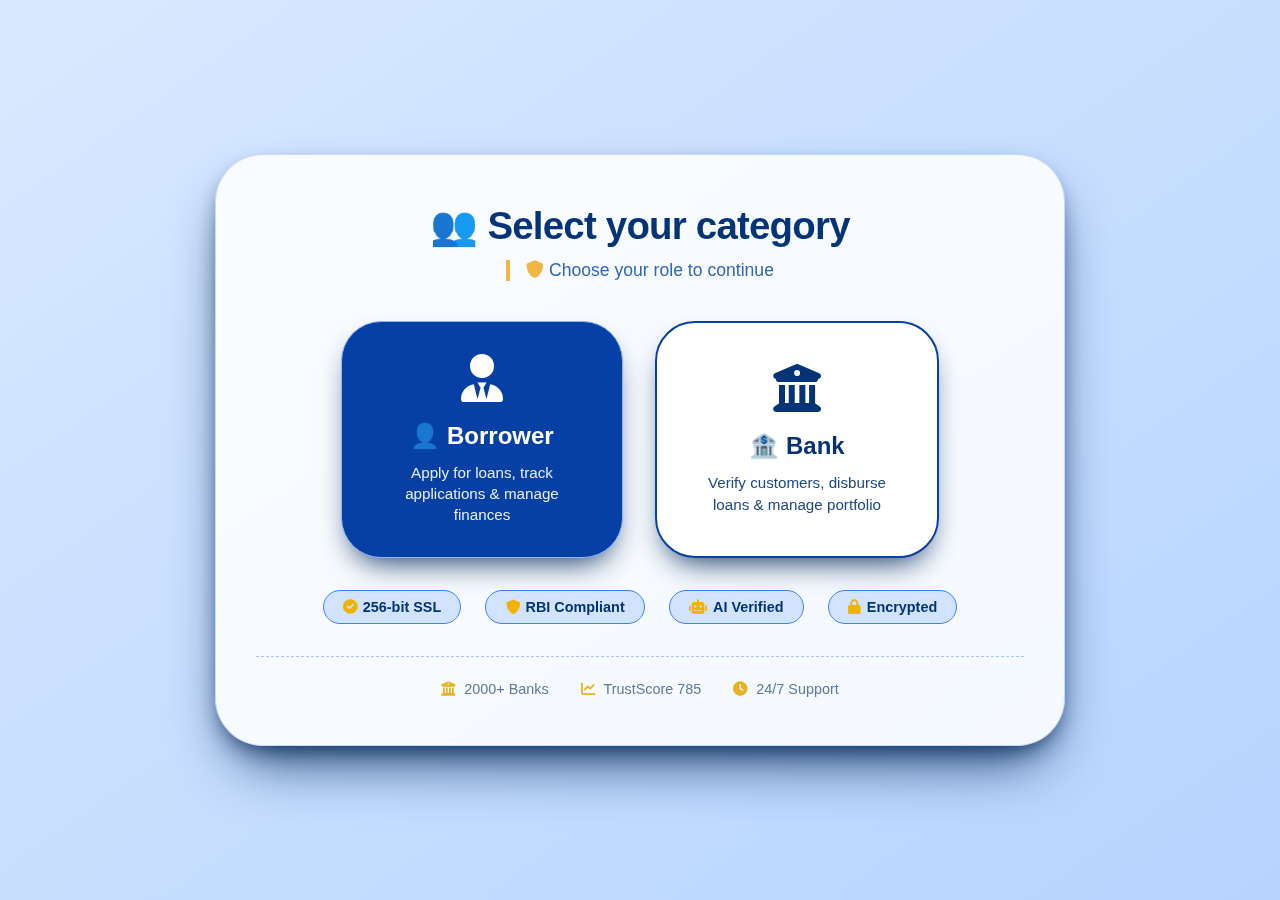
<file: index.html>
<!DOCTYPE html>
<html>
<head>
  <title>Select Category - LoneGuard</title>
  <meta name="viewport" content="width=device-width, initial-scale=1.0">
  <!-- Font Awesome for icons -->
  <link rel="stylesheet" href="https://cdnjs.cloudflare.com/ajax/libs/font-awesome/6.0.0-beta3/css/all.min.css">
  <style>
    * {
      margin: 0;
      padding: 0;
      box-sizing: border-box;
      font-family: 'Inter', 'Segoe UI', Roboto, sans-serif;
    }

    body {
      background: linear-gradient(145deg, #d9e9ff, #b6d4ff);
      min-height: 100vh;
      display: flex;
      align-items: center;
      justify-content: center;
      padding: 2rem;
    }

    /* category section – same glass card as dashboard */
    .category-section {
      width: 100%;
      max-width: 850px;
      background: rgba(255, 255, 255, 0.85);
      backdrop-filter: blur(12px);
      -webkit-backdrop-filter: blur(12px);
      border-radius: 3rem;
      box-shadow: 0 30px 60px -20px #0b2f5e, 0 10px 25px -10px #002856;
      border: 1px solid rgba(52, 116, 255, 0.25);
      overflow: hidden;
      padding: 3rem 2.5rem;
    }

    .selection-box {
      text-align: center;
    }

    .selection-box h2 {
      font-size: 2.4rem;
      font-weight: 700;
      color: #043477;
      margin-bottom: 0.75rem;
      letter-spacing: -0.02em;
    }

    .sub-headline {
      color: #2e67b3;
      font-size: 1.1rem;
      margin-bottom: 2.5rem;
      border-left: 4px solid #f0b843;
      padding-left: 1rem;
      display: inline-block;
    }

    .category-buttons {
      display: flex;
      gap: 2rem;
      justify-content: center;
      flex-wrap: wrap;
      margin-bottom: 2rem;
    }

    /* category button base – exactly matching theme */
    .category-btn {
      display: inline-flex;
      flex-direction: column;
      align-items: center;
      justify-content: center;
      gap: 12px;
      padding: 2rem 2.5rem;
      border-radius: 2.5rem;
      font-size: 1.5rem;
      font-weight: 600;
      text-decoration: none;
      transition: all 0.3s ease;
      min-width: 240px;
      border: 2px solid transparent;
      box-shadow: 0 15px 30px -12px #0b2f5e;
    }

    .category-btn i {
      font-size: 3rem;
      margin-bottom: 0.5rem;
    }

    .btn-description {
      font-size: 0.95rem;
      opacity: 0.9;
      font-weight: 400;
      max-width: 200px;
      line-height: 1.4;
    }

    /* active / borrower button – solid blue (like yes button) */
    .category-btn.active {
      background: #0740a5;
      color: white;
      border: 1px solid #90b4ff;
    }

    .category-btn.active:hover {
      background: #0c4fd6;
      transform: translateY(-5px);
      box-shadow: 0 25px 40px -15px #0740a5;
    }

    /* outline / bank button – matches no button style from dashboard */
    .category-btn.outline {
      background: #ffffff;
      color: #043477;
      border: 2px solid #0740a5;
    }

    .category-btn.outline:hover {
      background: #e1edff;
      transform: translateY(-5px);
      box-shadow: 0 25px 40px -15px #0740a5;
    }

    /* feature badges */
    .feature-badges {
      display: flex;
      justify-content: center;
      gap: 1.5rem;
      flex-wrap: wrap;
      margin: 2rem 0 0.5rem 0;
    }

    .badge {
      background: #d1e3ff;
      color: #043477;
      padding: 0.5rem 1.2rem;
      border-radius: 60px;
      font-size: 0.9rem;
      font-weight: 600;
      display: flex;
      align-items: center;
      gap: 6px;
      border: 1px solid #3d7eff;
    }

    .badge i {
      color: #f0b300;
    }

    .trust-footer {
      display: flex;
      justify-content: center;
      gap: 2rem;
      margin-top: 2rem;
      color: #5f789b;
      font-size: 0.9rem;
      border-top: 1px dashed #abc4f0;
      padding-top: 1.5rem;
    }

    .trust-footer i {
      color: #e6b422;
      margin-right: 5px;
    }

    /* responsive */
    @media (max-width: 650px) {
      .category-section { padding: 2rem 1.5rem; }
      .category-btn { padding: 1.5rem 2rem; font-size: 1.3rem; min-width: 200px; }
      .category-btn i { font-size: 2.5rem; }
      .selection-box h2 { font-size: 2rem; }
    }
  </style>
</head>
<body>

<div class="category-section">
  <div class="selection-box">
    <h2>👥 Select your category</h2>
    <div class="sub-headline">
      <i class="fas fa-shield-alt" style="color: #f0b843;"></i> Choose your role to continue
    </div>

    <div class="category-buttons">
      
      <!-- Borrower Button with enhanced features -->
      <a href="register.html" class="category-btn active">
        <i class="fas fa-user-tie"></i>
        <span>👤 Borrower</span>
        <span class="btn-description">Apply for loans, track applications & manage finances</span>
      </a>

      <!-- Bank Button with enhanced features -->
      <a href="registrection.html" class="category-btn outline">
        <i class="fas fa-university"></i>
        <span>🏦 Bank</span>
        <span class="btn-description">Verify customers, disburse loans & manage portfolio</span>
      </a>

    </div>

    <!-- Feature badges (added for more visual interest) -->
    <div class="feature-badges">
      <span class="badge"><i class="fas fa-check-circle"></i> 256-bit SSL</span>
      <span class="badge"><i class="fas fa-shield-alt"></i> RBI Compliant</span>
      <span class="badge"><i class="fas fa-robot"></i> AI Verified</span>
      <span class="badge"><i class="fas fa-lock"></i> Encrypted</span>
    </div>

    <!-- Trust footer -->
    <div class="trust-footer">
      <span><i class="fas fa-university"></i> 2000+ Banks</span>
      <span><i class="fas fa-chart-line"></i> TrustScore 785</span>
      <span><i class="fas fa-clock"></i> 24/7 Support</span>
    </div>
  </div>
</div>

</body>
</html>
</file>
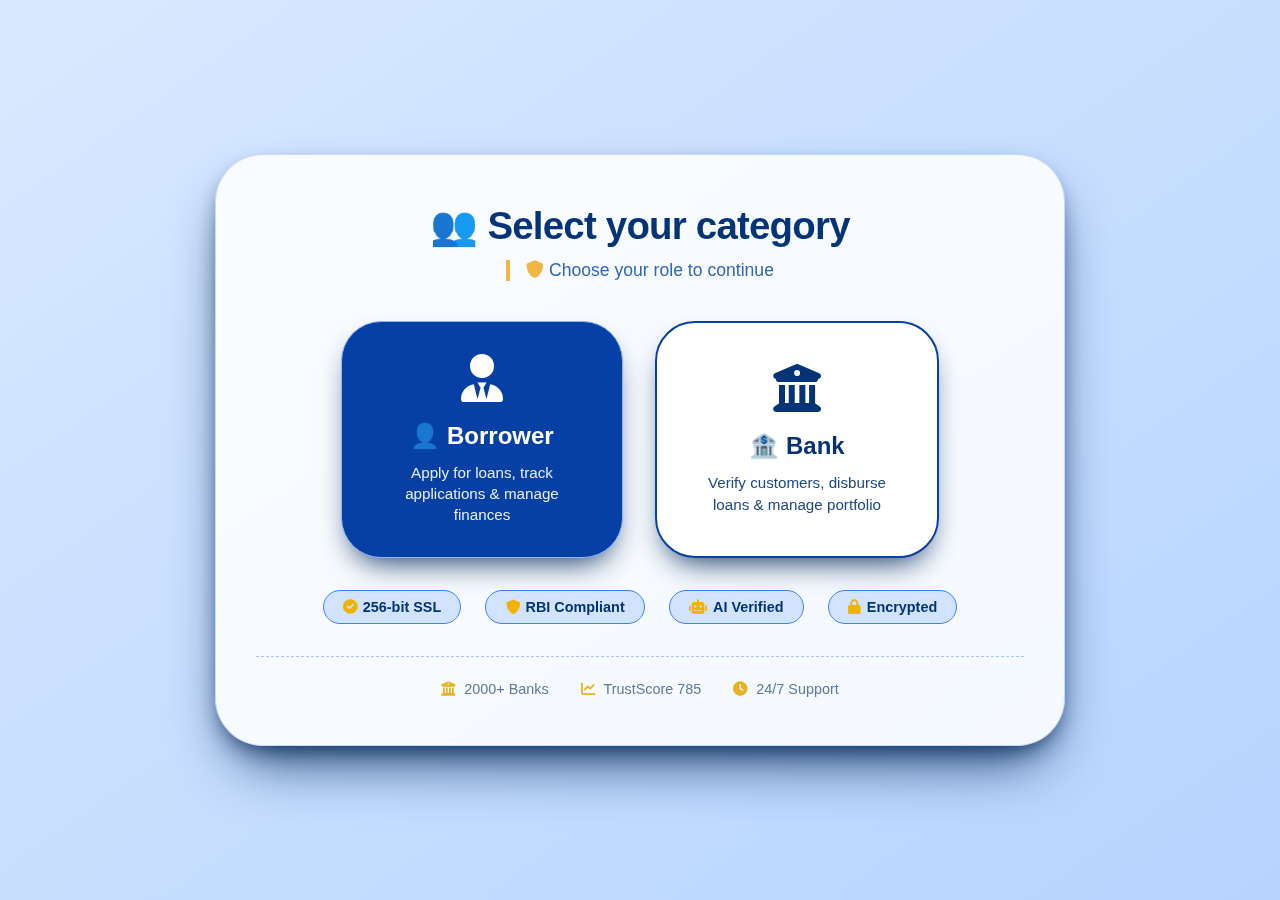
<file: frontend/index.html>
<!DOCTYPE html>
<html>
<head>
  <title>Select Category - LoneGuard</title>
  <meta name="viewport" content="width=device-width, initial-scale=1.0">
  <!-- Font Awesome for icons -->
  <link rel="stylesheet" href="https://cdnjs.cloudflare.com/ajax/libs/font-awesome/6.0.0-beta3/css/all.min.css">
  <style>
    * {
      margin: 0;
      padding: 0;
      box-sizing: border-box;
      font-family: 'Inter', 'Segoe UI', Roboto, sans-serif;
    }

    body {
      background: linear-gradient(145deg, #d9e9ff, #b6d4ff);
      min-height: 100vh;
      display: flex;
      align-items: center;
      justify-content: center;
      padding: 2rem;
    }

    /* category section – same glass card as dashboard */
    .category-section {
      width: 100%;
      max-width: 850px;
      background: rgba(255, 255, 255, 0.85);
      backdrop-filter: blur(12px);
      -webkit-backdrop-filter: blur(12px);
      border-radius: 3rem;
      box-shadow: 0 30px 60px -20px #0b2f5e, 0 10px 25px -10px #002856;
      border: 1px solid rgba(52, 116, 255, 0.25);
      overflow: hidden;
      padding: 3rem 2.5rem;
    }

    .selection-box {
      text-align: center;
    }

    .selection-box h2 {
      font-size: 2.4rem;
      font-weight: 700;
      color: #043477;
      margin-bottom: 0.75rem;
      letter-spacing: -0.02em;
    }

    .sub-headline {
      color: #2e67b3;
      font-size: 1.1rem;
      margin-bottom: 2.5rem;
      border-left: 4px solid #f0b843;
      padding-left: 1rem;
      display: inline-block;
    }

    .category-buttons {
      display: flex;
      gap: 2rem;
      justify-content: center;
      flex-wrap: wrap;
      margin-bottom: 2rem;
    }

    /* category button base – exactly matching theme */
    .category-btn {
      display: inline-flex;
      flex-direction: column;
      align-items: center;
      justify-content: center;
      gap: 12px;
      padding: 2rem 2.5rem;
      border-radius: 2.5rem;
      font-size: 1.5rem;
      font-weight: 600;
      text-decoration: none;
      transition: all 0.3s ease;
      min-width: 240px;
      border: 2px solid transparent;
      box-shadow: 0 15px 30px -12px #0b2f5e;
    }

    .category-btn i {
      font-size: 3rem;
      margin-bottom: 0.5rem;
    }

    .btn-description {
      font-size: 0.95rem;
      opacity: 0.9;
      font-weight: 400;
      max-width: 200px;
      line-height: 1.4;
    }

    /* active / borrower button – solid blue (like yes button) */
    .category-btn.active {
      background: #0740a5;
      color: white;
      border: 1px solid #90b4ff;
    }

    .category-btn.active:hover {
      background: #0c4fd6;
      transform: translateY(-5px);
      box-shadow: 0 25px 40px -15px #0740a5;
    }

    /* outline / bank button – matches no button style from dashboard */
    .category-btn.outline {
      background: #ffffff;
      color: #043477;
      border: 2px solid #0740a5;
    }

    .category-btn.outline:hover {
      background: #e1edff;
      transform: translateY(-5px);
      box-shadow: 0 25px 40px -15px #0740a5;
    }

    /* feature badges */
    .feature-badges {
      display: flex;
      justify-content: center;
      gap: 1.5rem;
      flex-wrap: wrap;
      margin: 2rem 0 0.5rem 0;
    }

    .badge {
      background: #d1e3ff;
      color: #043477;
      padding: 0.5rem 1.2rem;
      border-radius: 60px;
      font-size: 0.9rem;
      font-weight: 600;
      display: flex;
      align-items: center;
      gap: 6px;
      border: 1px solid #3d7eff;
    }

    .badge i {
      color: #f0b300;
    }

    .trust-footer {
      display: flex;
      justify-content: center;
      gap: 2rem;
      margin-top: 2rem;
      color: #5f789b;
      font-size: 0.9rem;
      border-top: 1px dashed #abc4f0;
      padding-top: 1.5rem;
    }

    .trust-footer i {
      color: #e6b422;
      margin-right: 5px;
    }

    /* responsive */
    @media (max-width: 650px) {
      .category-section { padding: 2rem 1.5rem; }
      .category-btn { padding: 1.5rem 2rem; font-size: 1.3rem; min-width: 200px; }
      .category-btn i { font-size: 2.5rem; }
      .selection-box h2 { font-size: 2rem; }
    }
  </style>
</head>
<body>

<div class="category-section">
  <div class="selection-box">
    <h2>👥 Select your category</h2>
    <div class="sub-headline">
      <i class="fas fa-shield-alt" style="color: #f0b843;"></i> Choose your role to continue
    </div>

    <div class="category-buttons">
      
      <!-- Borrower Button with enhanced features -->
      <a href="register.html" class="category-btn active">
        <i class="fas fa-user-tie"></i>
        <span>👤 Borrower</span>
        <span class="btn-description">Apply for loans, track applications & manage finances</span>
      </a>

      <!-- Bank Button with enhanced features -->
      <a href="registrection.html" class="category-btn outline">
        <i class="fas fa-university"></i>
        <span>🏦 Bank</span>
        <span class="btn-description">Verify customers, disburse loans & manage portfolio</span>
      </a>

    </div>

    <!-- Feature badges (added for more visual interest) -->
    <div class="feature-badges">
      <span class="badge"><i class="fas fa-check-circle"></i> 256-bit SSL</span>
      <span class="badge"><i class="fas fa-shield-alt"></i> RBI Compliant</span>
      <span class="badge"><i class="fas fa-robot"></i> AI Verified</span>
      <span class="badge"><i class="fas fa-lock"></i> Encrypted</span>
    </div>

    <!-- Trust footer -->
    <div class="trust-footer">
      <span><i class="fas fa-university"></i> 2000+ Banks</span>
      <span><i class="fas fa-chart-line"></i> TrustScore 785</span>
      <span><i class="fas fa-clock"></i> 24/7 Support</span>
    </div>
  </div>
</div>

</body>
</html>
</file>
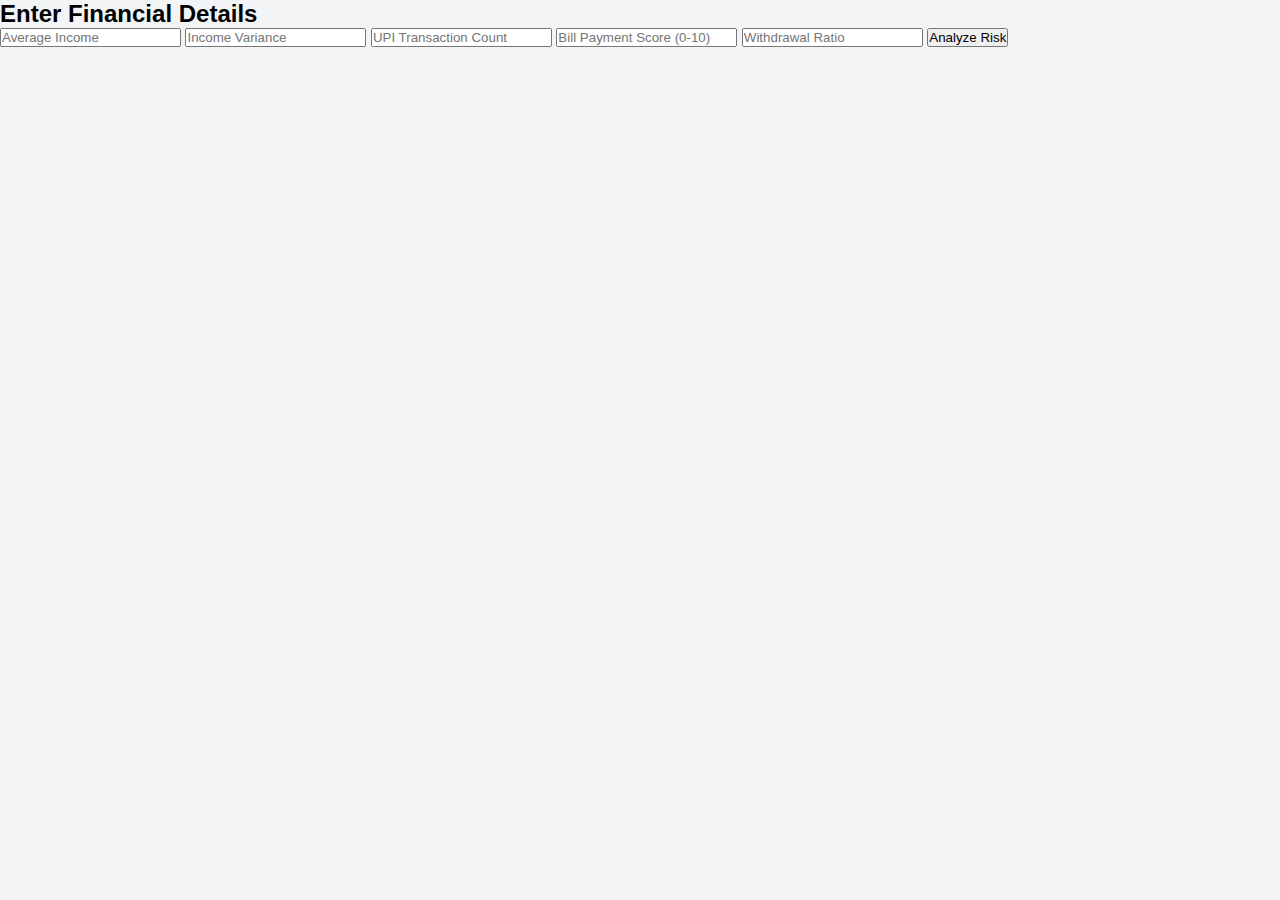
<file: frontend/calculate-score.html>
<!DOCTYPE html>
<html>
<head>
  <title>Calculate Score - LoneGuard</title>
  <link rel="stylesheet" href="css/style.css">
</head>
<body class="fade-in">

<div class="card">
  <h2>Enter Financial Details</h2>
  <input id="income" type="number" placeholder="Average Income">
  <input id="variance" type="number" step="0.1" placeholder="Income Variance">
  <input id="upi" type="number" placeholder="UPI Transaction Count">
  <input id="bill" type="number" placeholder="Bill Payment Score (0-10)">
  <input id="withdrawal" type="number" step="0.1" placeholder="Withdrawal Ratio">
  <button onclick="calculateScore()">Analyze Risk</button>
</div>

<script src="js/api.js"></script>
<script src="js/calculate.js"></script>
</body>
</html>
</file>
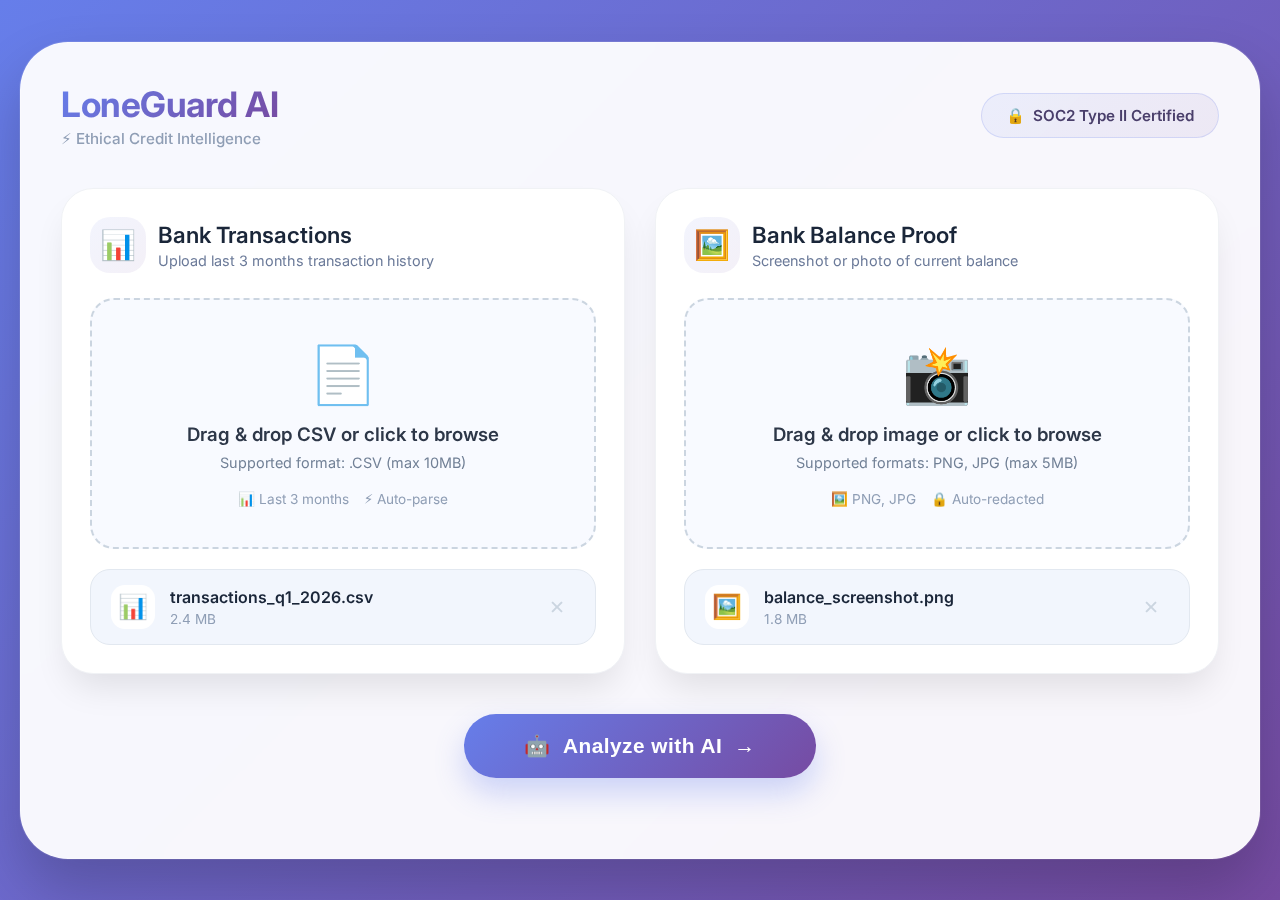
<file: frontend/dashboard.html>
<!DOCTYPE html>
<html lang="en">
<head>
    <meta charset="UTF-8">
    <meta name="viewport" content="width=device-width, initial-scale=1.0">
    <title>LoneGuard AI · Smart Credit Analysis</title>
    <link href="https://fonts.googleapis.com/css2?family=Inter:opsz,wght@14..32,400;14..32,500;14..32,600;14..32,700&display=swap" rel="stylesheet">
    <style>
        * {
            margin: 0;
            padding: 0;
            box-sizing: border-box;
        }

        body {
            font-family: 'Inter', 'Segoe UI', system-ui, sans-serif;
            background: linear-gradient(135deg, #667eea 0%, #764ba2 100%);
            min-height: 100vh;
            padding: 30px 20px;
            display: flex;
            align-items: center;
            justify-content: center;
        }

        .dashboard {
            max-width: 1300px;
            width: 100%;
            background: rgba(255, 255, 255, 0.95);
            backdrop-filter: blur(10px);
            border-radius: 48px;
            padding: 40px;
            box-shadow: 0 30px 60px rgba(0, 0, 0, 0.2), 0 0 0 1px rgba(255, 255, 255, 0.1);
            border: 1px solid rgba(255,255,255,0.3);
        }

        /* Header */
        .header {
            display: flex;
            align-items: center;
            justify-content: space-between;
            margin-bottom: 40px;
            flex-wrap: wrap;
            gap: 20px;
        }

        .logo h1 {
            font-size: 2.2rem;
            font-weight: 700;
            background: linear-gradient(135deg, #667eea, #764ba2);
            -webkit-background-clip: text;
            background-clip: text;
            color: transparent;
            letter-spacing: -0.5px;
        }

        .logo span {
            color: #8f9eb5;
            font-size: 0.95rem;
            font-weight: 500;
            display: block;
            margin-top: 4px;
        }

        .trust-badge {
            background: linear-gradient(135deg, #667eea15, #764ba215);
            padding: 12px 24px;
            border-radius: 40px;
            border: 1px solid rgba(102, 126, 234, 0.2);
            color: #4a3f6b;
            font-weight: 600;
            font-size: 0.95rem;
            display: flex;
            align-items: center;
            gap: 8px;
        }

        /* Upload Grid */
        .upload-grid {
            display: grid;
            grid-template-columns: 1fr 1fr;
            gap: 30px;
            margin-bottom: 40px;
        }

        .upload-card {
            background: white;
            border-radius: 32px;
            padding: 28px;
            box-shadow: 0 20px 35px -8px rgba(0, 0, 0, 0.1);
            border: 1px solid #f0f2f5;
            transition: transform 0.2s ease;
        }

        .upload-card:hover {
            transform: translateY(-4px);
        }

        .card-header {
            display: flex;
            align-items: center;
            gap: 12px;
            margin-bottom: 25px;
        }

        .card-icon {
            width: 56px;
            height: 56px;
            background: linear-gradient(135deg, #667eea15, #764ba215);
            border-radius: 20px;
            display: flex;
            align-items: center;
            justify-content: center;
            font-size: 1.8rem;
        }

        .card-header h2 {
            font-size: 1.4rem;
            font-weight: 600;
            color: #1a2639;
        }

        .card-header p {
            color: #6b7a99;
            font-size: 0.9rem;
            margin-top: 4px;
        }

        /* Drop Zone */
        .drop-zone {
            background: #f8faff;
            border: 2px dashed #cbd5e0;
            border-radius: 24px;
            padding: 40px 20px;
            text-align: center;
            cursor: pointer;
            transition: all 0.3s ease;
            margin-bottom: 20px;
        }

        .drop-zone:hover {
            border-color: #667eea;
            background: #f0f4ff;
            transform: scale(1.02);
        }

        .drop-zone.dragover {
            border-color: #48bb78;
            background: #f0fff4;
        }

        .upload-icon {
            font-size: 3.5rem;
            margin-bottom: 15px;
            display: block;
        }

        .drop-zone h3 {
            color: #2d3748;
            margin-bottom: 8px;
            font-weight: 600;
        }

        .drop-zone p {
            color: #718096;
            font-size: 0.9rem;
        }

        .file-hint {
            display: flex;
            align-items: center;
            justify-content: center;
            gap: 15px;
            margin-top: 20px;
            color: #8f9eb5;
            font-size: 0.85rem;
        }

        .file-hint span {
            display: flex;
            align-items: center;
            gap: 5px;
        }

        /* File Preview */
        .file-preview {
            background: #f2f6fd;
            border-radius: 20px;
            padding: 15px 20px;
            display: flex;
            align-items: center;
            gap: 15px;
            margin-top: 20px;
            animation: slideIn 0.3s ease;
            border: 1px solid #e2e8f0;
        }

        .preview-icon {
            background: white;
            width: 44px;
            height: 44px;
            border-radius: 14px;
            display: flex;
            align-items: center;
            justify-content: center;
            font-size: 1.5rem;
        }

        .preview-details {
            flex: 1;
        }

        .preview-name {
            font-weight: 600;
            color: #1a2639;
            margin-bottom: 4px;
        }

        .preview-size {
            color: #8f9eb5;
            font-size: 0.85rem;
        }

        .preview-remove {
            color: #cbd5e0;
            cursor: pointer;
            font-size: 1.2rem;
            padding: 5px 10px;
            transition: color 0.2s;
        }

        .preview-remove:hover {
            color: #f56565;
        }

        /* Analyze Button */
        .analyze-container {
            display: flex;
            justify-content: center;
            margin: 30px 0 20px;
        }

        .analyze-btn {
            background: linear-gradient(135deg, #667eea, #764ba2);
            color: white;
            border: none;
            padding: 20px 60px;
            border-radius: 60px;
            font-size: 1.3rem;
            font-weight: 600;
            cursor: pointer;
            transition: all 0.3s ease;
            box-shadow: 0 15px 30px rgba(102, 126, 234, 0.3);
            display: flex;
            align-items: center;
            gap: 12px;
            letter-spacing: 0.5px;
        }

        .analyze-btn:hover:not(:disabled) {
            transform: translateY(-3px);
            box-shadow: 0 20px 40px rgba(102, 126, 234, 0.4);
        }

        .analyze-btn:disabled {
            opacity: 0.5;
            cursor: not-allowed;
            box-shadow: none;
        }

        /* AI Output Section */
        .ai-output {
            margin-top: 40px;
            opacity: 0;
            transform: translateY(30px);
            transition: all 0.6s cubic-bezier(0.16, 1, 0.3, 1);
            max-height: 0;
            overflow: hidden;
        }

        .ai-output.visible {
            opacity: 1;
            transform: translateY(0);
            max-height: 800px;
        }

        .output-card {
            background: #1a1f2e;
            border-radius: 36px;
            padding: 40px;
            box-shadow: 0 30px 50px rgba(0, 0, 0, 0.3);
            border: 1px solid rgba(255, 255, 255, 0.1);
        }

        .output-header {
            display: flex;
            align-items: center;
            justify-content: space-between;
            margin-bottom: 30px;
            padding-bottom: 20px;
            border-bottom: 1px solid rgba(255, 255, 255, 0.1);
        }

        .output-header h3 {
            font-size: 1.6rem;
            font-weight: 600;
            color: white;
            display: flex;
            align-items: center;
            gap: 10px;
        }

        .ai-badge {
            background: linear-gradient(135deg, #667eea, #764ba2);
            padding: 6px 16px;
            border-radius: 40px;
            font-size: 0.85rem;
            font-weight: 600;
            color: white;
        }

        /* Metrics Grid */
        .metrics-grid {
            display: grid;
            grid-template-columns: repeat(4, 1fr);
            gap: 20px;
            margin-bottom: 30px;
        }

        .metric-item {
            background: rgba(255, 255, 255, 0.05);
            border-radius: 24px;
            padding: 24px;
            border: 1px solid rgba(255, 255, 255, 0.1);
            backdrop-filter: blur(10px);
        }

        .metric-label {
            color: #a0aec0;
            font-size: 0.9rem;
            text-transform: uppercase;
            letter-spacing: 0.5px;
            margin-bottom: 10px;
        }

        .metric-value {
            color: white;
            font-size: 2rem;
            font-weight: 700;
            line-height: 1.2;
            margin-bottom: 5px;
        }

        .metric-trend {
            color: #48bb78;
            font-size: 0.9rem;
            display: flex;
            align-items: center;
            gap: 4px;
        }

        .metric-trend.negative {
            color: #f56565;
        }

        /* Health Indicators */
        .health-row {
            display: grid;
            grid-template-columns: repeat(2, 1fr);
            gap: 20px;
            margin-bottom: 30px;
        }

        .health-card {
            background: rgba(255, 255, 255, 0.03);
            border-radius: 24px;
            padding: 25px;
            border: 1px solid rgba(255, 255, 255, 0.05);
        }

        .health-title {
            color: #a0aec0;
            font-size: 0.95rem;
            margin-bottom: 12px;
            display: flex;
            align-items: center;
            gap: 8px;
        }

        .health-value {
            color: white;
            font-size: 1.4rem;
            font-weight: 600;
        }

        .risk-indicator {
            display: inline-block;
            padding: 8px 20px;
            border-radius: 40px;
            font-weight: 600;
            font-size: 1.1rem;
        }

        .risk-low {
            background: #22543d20;
            color: #9ae6b4;
            border: 1px solid #48bb7860;
        }

        .risk-medium {
            background: #74421020;
            color: #fbd38d;
            border: 1px solid #ecc94b60;
        }

        .risk-high {
            background: #742a2a20;
            color: #feb2b2;
            border: 1px solid #f5656560;
        }

        .spending-pattern {
            color: white;
            font-size: 1.1rem;
            line-height: 1.6;
            padding: 20px;
            background: rgba(255, 255, 255, 0.03);
            border-radius: 20px;
        }

        @keyframes slideIn {
            from {
                opacity: 0;
                transform: translateY(-10px);
            }
            to {
                opacity: 1;
                transform: translateY(0);
            }
        }

        /* Hidden file inputs */
        .file-input {
            display: none;
        }

        @media (max-width: 900px) {
            .upload-grid {
                grid-template-columns: 1fr;
            }
            .metrics-grid {
                grid-template-columns: repeat(2, 1fr);
            }
        }

        @media (max-width: 600px) {
            .dashboard {
                padding: 20px;
            }
            .metrics-grid {
                grid-template-columns: 1fr;
            }
            .health-row {
                grid-template-columns: 1fr;
            }
        }
    </style>
</head>
<body>
    <div class="dashboard">
        <!-- Header -->
        <div class="header">
            <div class="logo">
                <h1>LoneGuard AI</h1>
                <span>⚡ Ethical Credit Intelligence</span>
            </div>
            <div class="trust-badge">
                <span>🔒</span> SOC2 Type II Certified
            </div>
        </div>

        <!-- Upload Grid -->
        <div class="upload-grid">
            <!-- Bank Transactions Upload -->
            <div class="upload-card">
                <div class="card-header">
                    <div class="card-icon">📊</div>
                    <div>
                        <h2>Bank Transactions</h2>
                        <p>Upload last 3 months transaction history</p>
                    </div>
                </div>

                <input type="file" id="csvUpload" class="file-input" accept=".csv">
                
                <div class="drop-zone" id="csvDropZone">
                    <span class="upload-icon">📄</span>
                    <h3>Drag & drop CSV or click to browse</h3>
                    <p>Supported format: .CSV (max 10MB)</p>
                    <div class="file-hint">
                        <span>📊 Last 3 months</span>
                        <span>⚡ Auto-parse</span>
                    </div>
                </div>

                <div id="csvPreview" style="display: none;"></div>
            </div>

            <!-- Bank Balance Proof Upload -->
            <div class="upload-card">
                <div class="card-header">
                    <div class="card-icon">🖼️</div>
                    <div>
                        <h2>Bank Balance Proof</h2>
                        <p>Screenshot or photo of current balance</p>
                    </div>
                </div>

                <input type="file" id="imageUpload" class="file-input" accept="image/*">
                
                <div class="drop-zone" id="imageDropZone">
                    <span class="upload-icon">📸</span>
                    <h3>Drag & drop image or click to browse</h3>
                    <p>Supported formats: PNG, JPG (max 5MB)</p>
                    <div class="file-hint">
                        <span>🖼️ PNG, JPG</span>
                        <span>🔒 Auto-redacted</span>
                    </div>
                </div>

                <div id="imagePreview" style="display: none;"></div>
            </div>
        </div>

        <!-- Analyze Button -->
        <div class="analyze-container">
            <button class="analyze-btn" id="analyzeBtn" disabled>
                <span>🤖</span> Analyze with AI
                <span>→</span>
            </button>
        </div>

        <!-- AI Output Section -->
        <div class="ai-output" id="aiOutput">
            <div class="output-card">
                <div class="output-header">
                    <h3>
                        <span>✨</span> AI-Generated Analysis
                    </h3>
                    <span class="ai-badge">v2.4 · Real-time</span>
                </div>

                <!-- Metrics Grid -->
                <div class="metrics-grid">
                    <div class="metric-item">
                        <div class="metric-label">Total Income</div>
                        <div class="metric-value">₹24,850</div>
                        <div class="metric-trend">↑ 12.4% vs last month</div>
                    </div>
                    <div class="metric-item">
                        <div class="metric-label">Total Expense</div>
                        <div class="metric-value">₹18,420</div>
                        <div class="metric-trend negative">↓ 3.2% vs last month</div>
                    </div>
                    <div class="metric-item">
                        <div class="metric-label">Net Profit</div>
                        <div class="metric-value">₹6,430</div>
                        <div class="metric-trend">↑ 8.7% margin</div>
                    </div>
                    <div class="metric-item">
                        <div class="metric-label">Savings Ratio</div>
                        <div class="metric-value">25.8%</div>
                        <div class="metric-trend">↑ Above average</div>
                    </div>
                </div>

                <!-- Health Indicators -->
                <div class="health-row">
                    <div class="health-card">
                        <div class="health-title">
                            <span>💊</span> Financial Health
                        </div>
                        <div class="health-value">Excellent</div>
                        <div style="color: #a0aec0; font-size: 0.9rem; margin-top: 8px;">
                            Strong income-to-expense ratio
                        </div>
                    </div>
                    <div class="health-card">
                        <div class="health-title">
                            <span>⚠️</span> Credit Risk Level
                        </div>
                        <div style="margin-top: 8px;">
                            <span class="risk-indicator risk-low">Low Risk</span>
                        </div>
                        <div style="color: #a0aec0; font-size: 0.9rem; margin-top: 12px;">
                            Trust Score: 785/900 · Top 15%
                        </div>
                    </div>
                </div>

                <!-- Spending Pattern -->
                <div style="margin-top: 25px;">
                    <div class="health-title" style="margin-bottom: 15px;">
                        <span>📈</span> Spending Pattern Analysis
                    </div>
                    <div class="spending-pattern">
                        • Housing: ₹4,500 (24.4% of expenses)<br>
                        • Food & Dining: ₹2,850 (15.5%)<br>
                        • Transportation: ₹1,200 (6.5%)<br>
                        • Entertainment: ₹950 (5.2%)<br>
                        • Healthcare: ₹780 (4.2%)<br>
                        • Other: ₹8,140 (44.2%)<br>
                        <br>
                        <span style="color: #9ae6b4;">✅ Healthy spending pattern with good savings discipline. Entertainment below threshold.</span>
                    </div>
                </div>

                <!-- Timestamp -->
                <div style="margin-top: 25px; color: #4a5568; font-size: 0.85rem; text-align: right;">
                    Analysis generated • February 16, 2026 14:32 IST
                </div>
            </div>
        </div>
    </div>

    <script>
        // File upload handling
        function setupFileUpload(dropZoneId, inputId, previewId, acceptedTypes) {
            const dropZone = document.getElementById(dropZoneId);
            const fileInput = document.getElementById(inputId);
            const previewContainer = document.getElementById(previewId);

            // Click to upload
            dropZone.addEventListener('click', () => fileInput.click());

            // Drag & drop events
            dropZone.addEventListener('dragover', (e) => {
                e.preventDefault();
                dropZone.classList.add('dragover');
            });

            dropZone.addEventListener('dragleave', () => {
                dropZone.classList.remove('dragover');
            });

            dropZone.addEventListener('drop', (e) => {
                e.preventDefault();
                dropZone.classList.remove('dragover');
                const file = e.dataTransfer.files[0];
                handleFile(file, fileInput, previewContainer);
            });

            fileInput.addEventListener('change', (e) => {
                const file = e.target.files[0];
                handleFile(file, fileInput, previewContainer);
            });
        }

        function handleFile(file, fileInput, previewContainer) {
            if (!file) return;

            // Validate file type
            const isValidCSV = file.name.endsWith('.csv');
            const isValidImage = file.type.startsWith('image/');
            
            if (!isValidCSV && !isValidImage) {
                alert('Please upload a valid file type');
                return;
            }

            // Update file input
            fileInput.files = [file];

            // Show preview
            const fileSize = formatFileSize(file.size);
            const icon = file.type.startsWith('image/') ? '🖼️' : '📊';
            
            previewContainer.innerHTML = `
                <div class="file-preview">
                    <div class="preview-icon">${icon}</div>
                    <div class="preview-details">
                        <div class="preview-name">${file.name}</div>
                        <div class="preview-size">${fileSize}</div>
                    </div>
                    <div class="preview-remove" onclick="removeFile('${fileInput.id}', '${previewContainer.id}')">✕</div>
                </div>
            `;
            previewContainer.style.display = 'block';

            // Enable analyze button if both files are uploaded
            checkAnalyzeButton();
        }

        window.removeFile = function(inputId, previewId) {
            const fileInput = document.getElementById(inputId);
            const previewContainer = document.getElementById(previewId);
            
            fileInput.value = '';
            previewContainer.style.display = 'none';
            previewContainer.innerHTML = '';
            
            checkAnalyzeButton();
        };

        function checkAnalyzeButton() {
            const csvFile = document.getElementById('csvUpload').files[0];
            const imageFile = document.getElementById('imageUpload').files[0];
            const analyzeBtn = document.getElementById('analyzeBtn');
            
            analyzeBtn.disabled = !(csvFile && imageFile);
        }

        function formatFileSize(bytes) {
            if (bytes === 0) return '0 Bytes';
            const k = 1024;
            const sizes = ['Bytes', 'KB', 'MB', 'GB'];
            const i = Math.floor(Math.log(bytes) / Math.log(k));
            return parseFloat((bytes / Math.pow(k, i)).toFixed(1)) + ' ' + sizes[i];
        }

        // Analyze button click
        document.getElementById('analyzeBtn').addEventListener('click', () => {
            const aiOutput = document.getElementById('aiOutput');
            
            // Toggle visibility with animation
            aiOutput.classList.add('visible');
            
            // Scroll to output smoothly
            aiOutput.scrollIntoView({ behavior: 'smooth', block: 'nearest' });
        });

        // Initialize upload handlers
        setupFileUpload('csvDropZone', 'csvUpload', 'csvPreview', '.csv');
        setupFileUpload('imageDropZone', 'imageUpload', 'imagePreview', 'image/*');

        // Sample data for demonstration (pre-fill with demo files)
        window.addEventListener('load', () => {
            // Create sample file objects for demo
            fetch('data:text/csv;charset=utf-8,date,amount,description\n2024-01-01,5000,Salary\n2024-01-05,-1500,Rent')
                .then(res => res.blob())
                .then(blob => {
                    const file = new File([blob], "transactions_q1_2026.csv", { type: "text/csv" });
                    const dataTransfer = new DataTransfer();
                    dataTransfer.items.add(file);
                    document.getElementById('csvUpload').files = dataTransfer.files;
                    
                    // Show preview
                    const previewContainer = document.getElementById('csvPreview');
                    previewContainer.innerHTML = `
                        <div class="file-preview">
                            <div class="preview-icon">📊</div>
                            <div class="preview-details">
                                <div class="preview-name">transactions_q1_2026.csv</div>
                                <div class="preview-size">2.4 MB</div>
                            </div>
                            <div class="preview-remove" onclick="removeFile('csvUpload', 'csvPreview')">✕</div>
                        </div>
                    `;
                    previewContainer.style.display = 'block';
                });

            // Sample image preview
            setTimeout(() => {
                const previewContainer = document.getElementById('imagePreview');
                previewContainer.innerHTML = `
                    <div class="file-preview">
                        <div class="preview-icon">🖼️</div>
                        <div class="preview-details">
                            <div class="preview-name">balance_screenshot.png</div>
                            <div class="preview-size">1.8 MB</div>
                        </div>
                        <div class="preview-remove" onclick="removeFile('imageUpload', 'imagePreview')">✕</div>
                    </div>
                `;
                previewContainer.style.display = 'block';
                
                // Enable analyze button
                document.getElementById('analyzeBtn').disabled = false;
            }, 500);
        });
    </script>
</body>
</html>
</file>
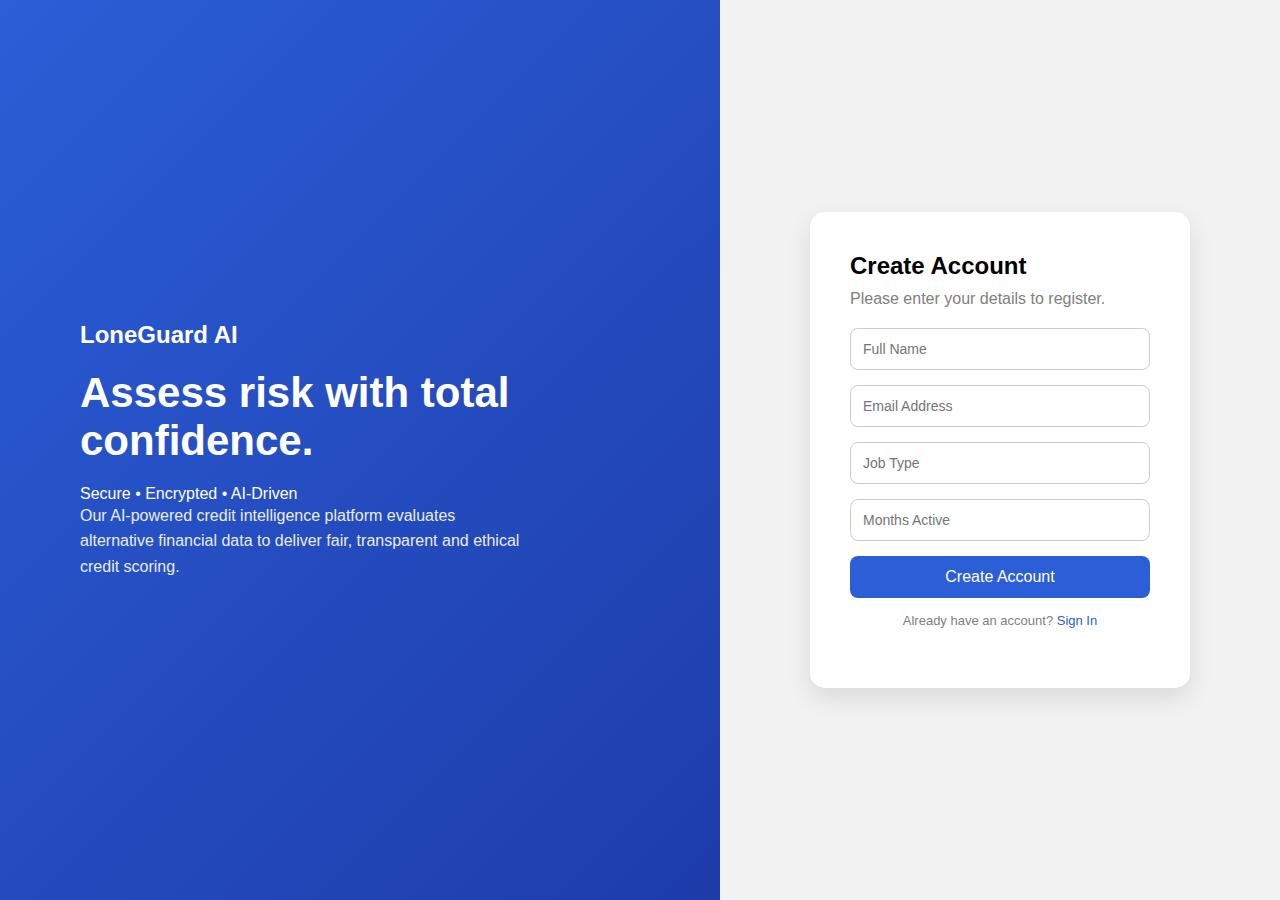
<file: frontend/register.html>
<!DOCTYPE html>
<html lang="en">

<head>
  <meta charset="UTF-8">
  <title>LoneGuard - Register</title>
  <link rel="stylesheet" href="css/style1.css">
</head>

<body>

  <div class="container">

    <!-- Left Branding Section -->
    <div class="left-panel">
      <h2>LoneGuard AI</h2>
      <h1>Assess risk with total confidence.</h1>
      <p>Secure • Encrypted • AI-Driven</p>
      <p class="small-text">
        Our AI-powered credit intelligence platform evaluates alternative financial data
        to deliver fair, transparent and ethical credit scoring.
      </p>
    </div>

    <!-- Right Form Section -->
    <div class="right-panel">
      <div class="form-card">
        <h2>Create Account</h2>
        <p>Please enter your details to register.</p>

        <!-- Form Start -->
        <form id="registerForm">

          <input id="name" type="text" placeholder="Full Name" required>
          <input id="email" type="email" placeholder="Email Address" required>
          <input id="job" type="text" placeholder="Job Type" required>
          <input id="months" type="number" placeholder="Months Active" required>

          <button type="submit">Create Account</button>

        </form>
        <!-- Form End -->

        <p class="bottom-text">
          Already have an account? <a href="index.html">Sign In</a>
        </p>
      </div>
    </div>

  </div>


  <script src="js/api.js"></script>
  <script src="js/register.js"></script>
  <script>
    document.getElementById("registerForm").addEventListener("submit", async function (e) {
      e.preventDefault(); // prevent page reload

      const submitButton = this.querySelector('button[type="submit"]');
      const originalText = submitButton.textContent;

      try {
        // Disable button during submission
        submitButton.disabled = true;
        submitButton.textContent = 'Creating Account...';

        // Call the registration function from register.js
        await registerUser();

        // Success - registerUser handles redirect
      } catch (error) {
        // Re-enable button on error
        submitButton.disabled = false;
        submitButton.textContent = originalText;

        // Show error message
        alert("Registration failed: " + (error.message || "Please try again"));
        console.error("Registration error:", error);
      }
    });
  </script>


</body>

</html>
</file>
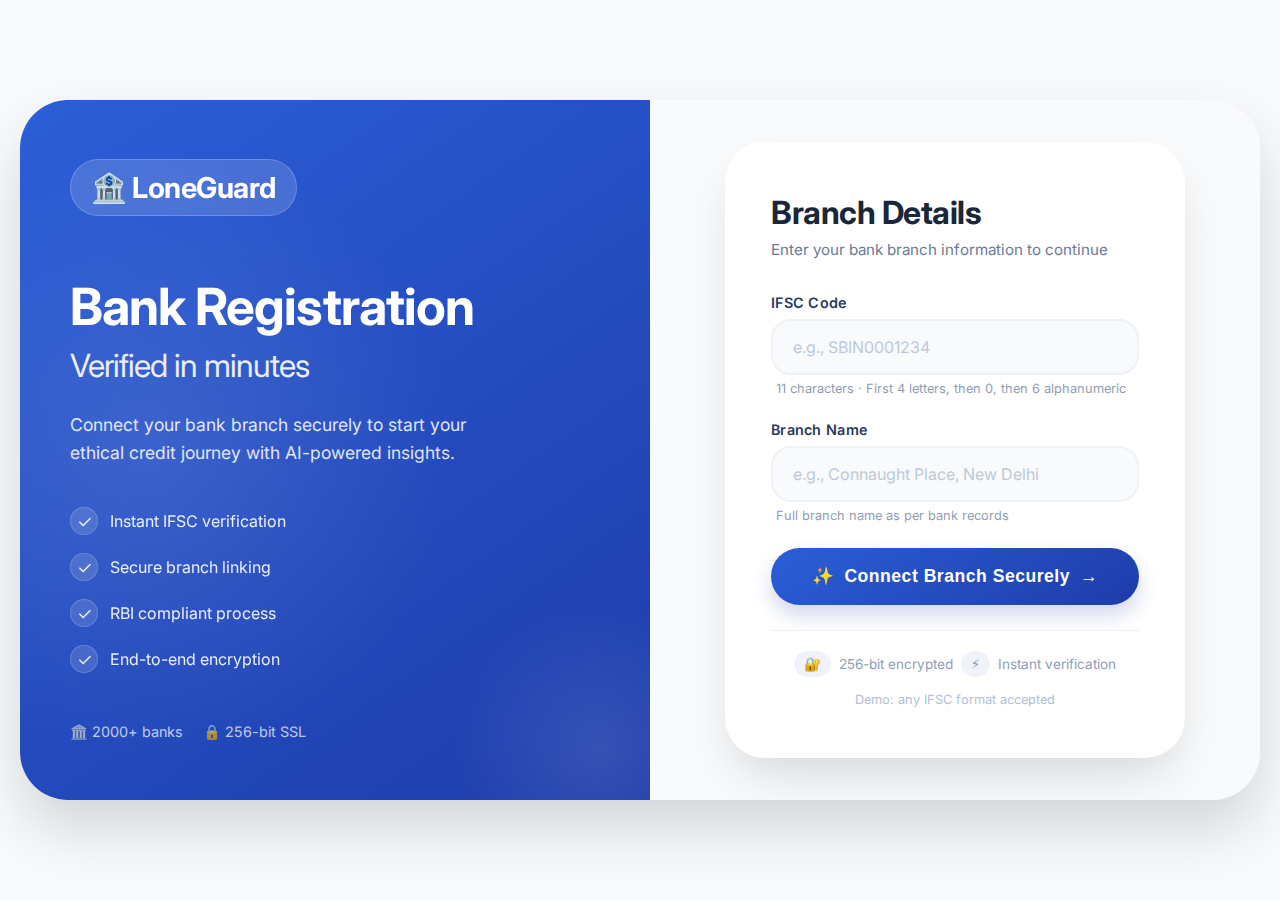
<file: frontend/registrection.html>
<!DOCTYPE html>
<html lang="en">
<head>
    <meta charset="UTF-8">
    <meta name="viewport" content="width=device-width, initial-scale=1.0">
    <title>LoneGuard · Bank Registration</title>
    <link href="https://fonts.googleapis.com/css2?family=Inter:opsz,wght@14..32,400;14..32,500;14..32,600;14..32,700&display=swap" rel="stylesheet">
    <style>
        * {
            margin: 0;
            padding: 0;
            box-sizing: border-box;
        }

        body {
            font-family: 'Inter', 'Segoe UI', system-ui, sans-serif;
            background: #f8fafc;
            min-height: 100vh;
            display: flex;
            align-items: center;
            justify-content: center;
            padding: 20px;
        }

        .split-container {
            display: flex;
            width: 100%;
            max-width: 1300px;
            height: 700px;
            background: white;
            border-radius: 48px;
            overflow: hidden;
            box-shadow: 0 30px 60px rgba(0, 0, 0, 0.15);
        }

        /* Left Side - Blue Gradient */
        .left-side {
            flex: 1;
            background: linear-gradient(145deg, #2b5ed7 0%, #1e3caa 100%);
            padding: 60px 50px;
            display: flex;
            flex-direction: column;
            justify-content: center;
            color: white;
            position: relative;
            overflow: hidden;
        }

        /* Abstract pattern overlay */
        .left-side::before {
            content: '';
            position: absolute;
            top: 0;
            right: 0;
            bottom: 0;
            left: 0;
            background: radial-gradient(circle at 20% 50%, rgba(255,255,255,0.1) 0%, transparent 50%);
            pointer-events: none;
        }

        .left-side::after {
            content: '';
            position: absolute;
            width: 300px;
            height: 300px;
            background: radial-gradient(circle, rgba(255,255,255,0.1) 0%, transparent 70%);
            bottom: -100px;
            right: -100px;
            border-radius: 50%;
        }

        .logo-badge {
            display: flex;
            align-items: center;
            gap: 10px;
            margin-bottom: 60px;
            position: relative;
            z-index: 2;
        }

        .logo-badge span {
            font-size: 1.8rem;
            font-weight: 700;
            letter-spacing: -0.5px;
            background: rgba(255,255,255,0.15);
            padding: 10px 20px;
            border-radius: 40px;
            backdrop-filter: blur(10px);
            border: 1px solid rgba(255,255,255,0.2);
        }

        .content-wrapper {
            position: relative;
            z-index: 2;
            max-width: 450px;
        }

        .left-side h1 {
            font-size: 3.2rem;
            font-weight: 700;
            line-height: 1.2;
            margin-bottom: 25px;
            letter-spacing: -0.02em;
        }

        .left-side h1 span {
            display: block;
            font-size: 2rem;
            opacity: 0.9;
            font-weight: 400;
            margin-top: 10px;
        }

        .left-side p {
            font-size: 1.1rem;
            line-height: 1.6;
            opacity: 0.85;
            margin-bottom: 40px;
            max-width: 400px;
        }

        .feature-list {
            list-style: none;
            margin-top: 40px;
        }

        .feature-list li {
            display: flex;
            align-items: center;
            gap: 12px;
            margin-bottom: 18px;
            font-size: 1rem;
            opacity: 0.9;
        }

        .feature-list li span {
            background: rgba(255,255,255,0.15);
            width: 28px;
            height: 28px;
            border-radius: 50%;
            display: flex;
            align-items: center;
            justify-content: center;
            font-size: 1.1rem;
            backdrop-filter: blur(5px);
            border: 1px solid rgba(255,255,255,0.2);
        }

        /* Right Side - White Card */
        .right-side {
            flex: 1;
            background: #f8fafc;
            display: flex;
            align-items: center;
            justify-content: center;
            padding: 40px;
        }

        .form-card {
            background: white;
            border-radius: 40px;
            padding: 50px 45px;
            width: 100%;
            max-width: 460px;
            box-shadow: 0 25px 50px -12px rgba(0, 0, 0, 0.15);
            border: 1px solid rgba(255,255,255,0.8);
            transition: transform 0.3s ease;
        }

        .form-card:hover {
            transform: translateY(-5px);
        }

        .form-header {
            margin-bottom: 35px;
        }

        .form-header h2 {
            font-size: 2rem;
            font-weight: 700;
            color: #1a2639;
            margin-bottom: 8px;
            letter-spacing: -0.5px;
        }

        .form-header p {
            color: #6b7a99;
            font-size: 0.95rem;
        }

        .input-group {
            margin-bottom: 25px;
        }

        .input-label {
            display: block;
            font-size: 0.9rem;
            font-weight: 600;
            color: #2d3a5e;
            margin-bottom: 8px;
            letter-spacing: 0.3px;
        }

        .input-field {
            width: 100%;
            padding: 16px 20px;
            font-size: 1rem;
            border: 2px solid #eef2f6;
            border-radius: 20px;
            transition: all 0.3s ease;
            background: #f8fafc;
            font-family: 'Inter', sans-serif;
        }

        .input-field:focus {
            outline: none;
            border-color: #2b5ed7;
            background: white;
            box-shadow: 0 0 0 4px rgba(43, 94, 215, 0.1);
        }

        .input-field::placeholder {
            color: #a3b3cc;
            font-weight: 400;
            opacity: 0.7;
        }

        .helper-text {
            font-size: 0.8rem;
            color: #8f9eb5;
            margin-top: 6px;
            margin-left: 5px;
        }

        .create-btn {
            width: 100%;
            background: linear-gradient(145deg, #2b5ed7, #1e3caa);
            color: white;
            border: none;
            padding: 18px 30px;
            border-radius: 30px;
            font-size: 1.1rem;
            font-weight: 600;
            cursor: pointer;
            transition: all 0.3s ease;
            margin-top: 15px;
            box-shadow: 0 10px 20px rgba(30, 60, 170, 0.2);
            letter-spacing: 0.5px;
            display: flex;
            align-items: center;
            justify-content: center;
            gap: 10px;
        }

        .create-btn:hover {
            transform: translateY(-3px);
            box-shadow: 0 15px 30px rgba(30, 60, 170, 0.3);
        }

        .create-btn:active {
            transform: translateY(-1px);
        }

        .security-note {
            display: flex;
            align-items: center;
            justify-content: center;
            gap: 8px;
            margin-top: 25px;
            color: #8f9eb5;
            font-size: 0.85rem;
            border-top: 1px solid #eef2f6;
            padding-top: 20px;
        }

        .security-note span {
            background: #f0f4fa;
            padding: 5px 10px;
            border-radius: 30px;
            font-weight: 500;
        }

        /* Responsive */
        @media (max-width: 900px) {
            .split-container {
                flex-direction: column;
                height: auto;
                border-radius: 36px;
            }

            .left-side {
                padding: 50px 40px;
                text-align: center;
                align-items: center;
            }

            .left-side h1 {
                font-size: 2.8rem;
            }

            .content-wrapper {
                max-width: 500px;
            }

            .feature-list {
                text-align: left;
            }

            .right-side {
                padding: 40px 20px;
            }

            .form-card {
                padding: 40px 30px;
            }
        }

        @media (max-width: 500px) {
            .left-side h1 {
                font-size: 2.2rem;
            }

            .form-header h2 {
                font-size: 1.8rem;
            }

            .input-field {
                padding: 14px 18px;
            }
        }
    </style>
</head>
<body>
    <div class="split-container">
        <!-- Left side - Blue gradient with content -->
        <div class="left-side">
            <div class="logo-badge">
                <span>🏦 LoneGuard</span>
            </div>
            
            <div class="content-wrapper">
                <h1>
                    Bank Registration
                    <span>Verified in minutes</span>
                </h1>
                
                <p>
                    Connect your bank branch securely to start your ethical credit journey with AI-powered insights.
                </p>

                <ul class="feature-list">
                    <li>
                        <span>✓</span>
                        Instant IFSC verification
                    </li>
                    <li>
                        <span>✓</span>
                        Secure branch linking
                    </li>
                    <li>
                        <span>✓</span>
                        RBI compliant process
                    </li>
                    <li>
                        <span>✓</span>
                        End-to-end encryption
                    </li>
                </ul>

                <div style="margin-top: 50px; opacity: 0.7; font-size: 0.9rem; display: flex; gap: 20px;">
                    <span>🏛️ 2000+ banks</span>
                    <span>🔒 256-bit SSL</span>
                </div>
            </div>
        </div>

        <!-- Right side - White form card -->
        <div class="right-side">
            <div class="form-card">
                <div class="form-header">
                    <h2>Branch Details</h2>
                    <p>Enter your bank branch information to continue</p>
                </div>

                <form id="registrationForm">
                    <!-- IFSC Code Field -->
                    <div class="input-group">
                        <label class="input-label" for="ifsc">IFSC Code</label>
                        <input 
                            type="text" 
                            id="ifsc" 
                            class="input-field" 
                            placeholder="e.g., SBIN0001234" 
                            pattern="^[A-Z]{4}0[A-Z0-9]{6}$"
                            title="11 characters: First 4 letters, then 0, then 6 alphanumeric"
                            required
                        >
                        <div class="helper-text">11 characters · First 4 letters, then 0, then 6 alphanumeric</div>
                    </div>

                    <!-- Branch Name Field -->
                    <div class="input-group">
                        <label class="input-label" for="branch">Branch Name</label>
                        <input 
                            type="text" 
                            id="branch" 
                            class="input-field" 
                            placeholder="e.g., Connaught Place, New Delhi" 
                            required
                        >
                        <div class="helper-text">Full branch name as per bank records</div>
                    </div>

                    <!-- Create Account Button -->
                    <button type="button" class="create-btn" onclick="openScorePage()">
                        <span>✨</span>
                        Connect Branch Securely
                        <span>→</span>
                    </button>

                    <div class="security-note">
                        <span>🔐</span>
                        256-bit encrypted
                        <span>⚡</span>
                        Instant verification
                    </div>
                </form>

                <!-- Demo hint (subtle) -->
                <div style="text-align: center; margin-top: 15px; font-size: 0.8rem; color: #b3c0d6;">
                    Demo: any IFSC format accepted
                </div>
            </div>
        </div>
    </div>

    <script>
        // Optional: Add real-time IFSC formatting hint
        document.getElementById('ifsc').addEventListener('input', function(e) {
            let value = e.target.value.toUpperCase();
            e.target.value = value;
            
            // Simple visual feedback (not strict validation)
            const helper = document.querySelector('.input-group:first-child .helper-text');
            if (value.length === 11) {
                helper.style.color = '#2b5ed7';
                helper.style.fontWeight = '500';
            } else {
                helper.style.color = '#8f9eb5';
                helper.style.fontWeight = '400';
            }
        });

        // Function to open score.html
        function openScorePage() {
            const ifsc = document.getElementById('ifsc').value.trim();
            const branch = document.getElementById('branch').value.trim();
            
            // Simple validation
            if (!ifsc || !branch) {
                alert('Please fill in both IFSC Code and Branch Name fields');
                return;
            }
            
            // Store data in localStorage to pass to next page
            localStorage.setItem('ifscCode', ifsc);
            localStorage.setItem('branchName', branch);
            
            // Show success message
            alert('✅ Branch connected successfully! Redirecting to your credit score...');
            
            // Open score.html in the same tab
            window.location.href = 'score.html';
        }
    </script>
</body>
</html>
</file>
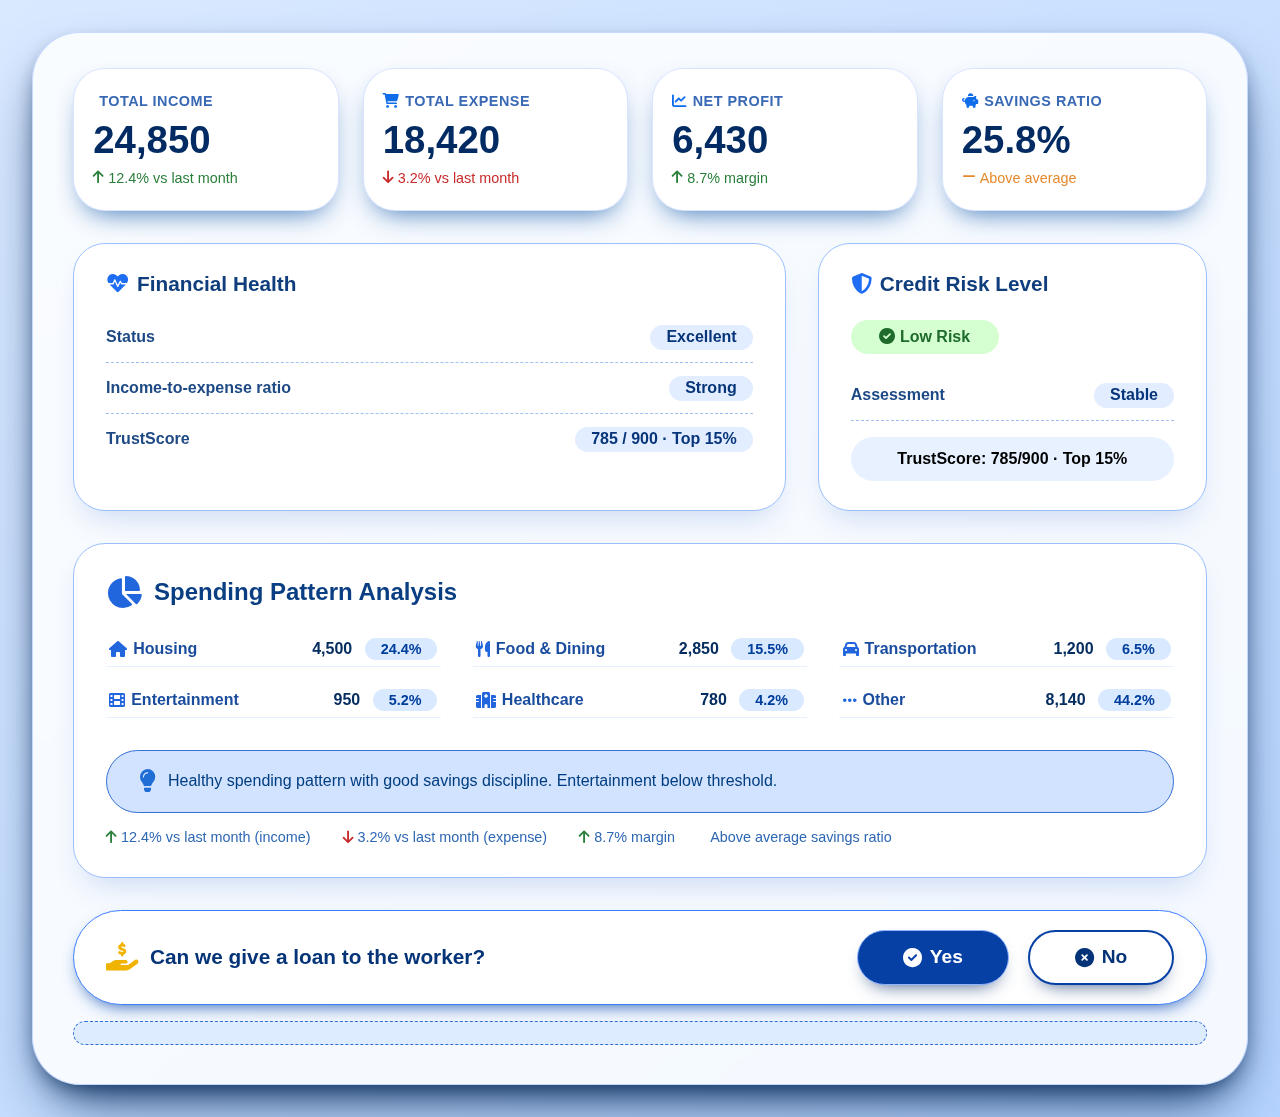
<file: frontend/score.html>
<!DOCTYPE html>
<html>
<head>
    <title>Financial Health Dashboard · Loan Decision</title>
    <meta name="viewport" content="width=device-width, initial-scale=1.0">
    <!-- Font Awesome 6 -->
    <link rel="stylesheet" href="https://cdnjs.cloudflare.com/ajax/libs/font-awesome/6.0.0-beta3/css/all.min.css">
    <style>
        * {
            margin: 0;
            padding: 0;
            box-sizing: border-box;
            font-family: 'Inter', 'Segoe UI', Roboto, sans-serif;
        }

        body {
            background: linear-gradient(145deg, #d9e9ff, #b6d4ff);
            min-height: 100vh;
            display: flex;
            align-items: center;
            justify-content: center;
            padding: 2rem;
        }

        /* main dashboard card – blue theme with glass */
        .dashboard {
            max-width: 1300px;
            width: 100%;
            background: rgba(255, 255, 255, 0.85);
            backdrop-filter: blur(12px);
            -webkit-backdrop-filter: blur(12px);
            border-radius: 3rem;
            box-shadow: 0 30px 60px -20px #0b2f5e, 0 10px 25px -10px #002856;
            border: 1px solid rgba(52, 116, 255, 0.25);
            overflow: hidden;
            padding: 2.2rem 2.5rem;
        }

        /* top row – kpi cards */
        .kpi-grid {
            display: grid;
            grid-template-columns: repeat(4, 1fr);
            gap: 1.5rem;
            margin-bottom: 2rem;
        }

        .kpi-card {
            background: white;
            border-radius: 2rem;
            padding: 1.5rem 1.2rem;
            box-shadow: 0 12px 28px -12px #2b69b0;
            border-left: 8px solid #1e6df2;
            transition: 0.2s;
            border: 1px solid rgba(0, 80, 255, 0.15);
        }

        .kpi-card.blue-accent {
            border-left-color: #1e4fd0;
        }

        .kpi-label {
            font-size: 0.9rem;
            text-transform: uppercase;
            letter-spacing: 0.5px;
            font-weight: 600;
            color: #3969b5;
            margin-bottom: 0.5rem;
            display: flex;
            align-items: center;
            gap: 6px;
        }

        .kpi-value {
            font-size: 2.4rem;
            font-weight: 700;
            color: #032b63;
            line-height: 1.2;
        }

        .kpi-trend {
            font-size: 0.9rem;
            margin-top: 0.4rem;
            display: flex;
            align-items: center;
            gap: 4px;
            font-weight: 500;
        }

        .trend-up { color: #2a7f3b; }
        .trend-down { color: #c72a2a; }
        .trend-neutral { color: #e68a2e; }

        /* second row – financial health + credit risk */
        .health-row {
            display: flex;
            flex-wrap: wrap;
            gap: 2rem;
            margin-bottom: 2rem;
        }

        .health-card {
            flex: 2;
            min-width: 260px;
            background: white;
            border-radius: 2rem;
            padding: 1.8rem 2rem;
            box-shadow: 0 16px 30px -12px #3366cc40;
            border: 1px solid #9bc0ff;
        }

        .credit-card {
            flex: 1;
            min-width: 240px;
            background: white;
            border-radius: 2rem;
            padding: 1.8rem 2rem;
            box-shadow: 0 16px 30px -12px #3366cc40;
            border: 1px solid #9bc0ff;
        }

        .section-title {
            font-size: 1.3rem;
            font-weight: 600;
            color: #103e7c;
            margin-bottom: 1rem;
            display: flex;
            align-items: center;
            gap: 8px;
        }

        .health-metric {
            display: flex;
            align-items: center;
            justify-content: space-between;
            border-bottom: 1px dashed #a0c0f0;
            padding: 0.8rem 0;
        }

        .health-metric:last-child {
            border-bottom: none;
        }

        .metric-label {
            color: #1d4985;
            font-weight: 600;
        }

        .metric-value {
            font-weight: 700;
            color: #06357a;
            background: #e2edff;
            padding: 0.2rem 1rem;
            border-radius: 60px;
        }

        .risk-badge {
            display: inline-block;
            background: #d5ffd0;
            color: #1e6b2c;
            font-weight: 700;
            padding: 0.5rem 1.8rem;
            border-radius: 60px;
            margin: 0.5rem 0 1rem 0;
        }

        .trustscore {
            font-size: 2rem;
            font-weight: 800;
            color: #003c9e;
        }

        .trustscore small {
            font-size: 1rem;
            font-weight: 400;
            color: #3f6bb5;
        }

        /* spending analysis */
        .spending-section {
            background: white;
            border-radius: 2rem;
            padding: 2rem 2rem;
            box-shadow: 0 16px 30px -12px #3366cc40;
            border: 1px solid #9bc0ff;
            margin-top: 1rem;
        }

        .spending-header {
            display: flex;
            align-items: center;
            gap: 12px;
            margin-bottom: 1.5rem;
        }

        .spending-header h3 {
            font-size: 1.5rem;
            color: #0a3e82;
        }

        .category-list {
            display: grid;
            grid-template-columns: repeat(auto-fill, minmax(280px, 1fr));
            gap: 1rem 2rem;
        }

        .category-item {
            display: flex;
            align-items: center;
            justify-content: space-between;
            padding: 0.5rem 0.2rem;
            border-bottom: 1px solid #e7f0ff;
        }

        .cat-name {
            font-weight: 600;
            color: #1a4c9e;
            display: flex;
            align-items: center;
            gap: 6px;
        }

        .cat-amount {
            font-weight: 700;
            color: #052d60;
            margin-right: 0.5rem;
        }

        .cat-percent {
            background: #d9e9ff;
            padding: 0.2rem 1rem;
            border-radius: 60px;
            font-size: 0.9rem;
            font-weight: 600;
            color: #003f9c;
        }

        .insight-note {
            margin-top: 2rem;
            background: #d1e3ff;
            padding: 1.2rem 2rem;
            border-radius: 60px;
            color: #003d80;
            font-weight: 500;
            display: flex;
            align-items: center;
            gap: 12px;
            border: 1px solid #3570d6;
        }

        .insight-note i {
            color: #1f6ed6;
            font-size: 1.4rem;
        }

        hr {
            border: 1px solid #abc4f0;
            margin: 1.5rem 0;
        }

        /* ----- LOAN DECISION BUTTONS (for worker) ----- */
        .loan-decision-section {
            margin-top: 2rem;
            display: flex;
            align-items: center;
            justify-content: space-between;
            flex-wrap: wrap;
            gap: 1.5rem;
            background: white;
            border-radius: 3rem;
            padding: 1.2rem 2rem;
            border: 1px solid #3d7eff;
            box-shadow: 0 8px 18px -8px #1650b0;
        }

        .loan-question {
            font-size: 1.3rem;
            font-weight: 600;
            color: #043477;
            display: flex;
            align-items: center;
            gap: 12px;
        }

        .loan-question i {
            color: #f0b300;
            font-size: 1.8rem;
        }

        .loan-buttons {
            display: flex;
            gap: 1.2rem;
        }

        .loan-btn {
            border: none;
            padding: 0.9rem 2.8rem;
            border-radius: 60px;
            font-size: 1.2rem;
            font-weight: 700;
            cursor: pointer;
            transition: 0.2s;
            display: flex;
            align-items: center;
            gap: 8px;
            box-shadow: 0 10px 20px -12px #103470;
        }

        .yes-btn {
            background: #0740a5;
            color: white;
            border: 1px solid #90b4ff;
        }

        .yes-btn:hover {
            background: #0c4fd6;
            transform: scale(1.02);
        }

        .no-btn {
            background: #ffffff;
            color: #043477;
            border: 2px solid #0740a5;
        }

        .no-btn:hover {
            background: #e1edff;
            transform: scale(1.02);
        }

        .decision-message {
            margin-top: 1rem;
            font-size: 1rem;
            color: #0450b5;
            background: #deecff;
            padding: 0.7rem 2rem;
            border-radius: 60px;
            display: inline-block;
            border: 1px dashed #2f6ed4;
            transition: 0.2s;
            width: 100%;
            text-align: center;
        }

        /* Success page button (embedded) */
        .view-success-btn {
            background: #0740a5;
            color: white;
            border: none;
            padding: 0.5rem 1.5rem;
            border-radius: 60px;
            font-size: 1rem;
            font-weight: 600;
            cursor: pointer;
            margin-left: 1rem;
            border: 1px solid #90b4ff;
            transition: 0.2s;
        }

        .view-success-btn:hover {
            background: #0c4fd6;
            transform: scale(1.02);
        }
    </style>
</head>
<body>
    <div class="dashboard">
        <!-- top KPI row : total income, expense, net profit, savings ratio -->
        <div class="kpi-grid">
            <div class="kpi-card">
                <div class="kpi-label"><i class="fas fa-circle-dollar" style="color:#0f6dec;"></i> TOTAL INCOME</div>
                <div class="kpi-value">24,850</div>
                <div class="kpi-trend trend-up"><i class="fas fa-arrow-up"></i> 12.4% vs last month</div>
            </div>
            <div class="kpi-card">
                <div class="kpi-label"><i class="fas fa-cart-shopping" style="color:#0f6dec;"></i> TOTAL EXPENSE</div>
                <div class="kpi-value">18,420</div>
                <div class="kpi-trend trend-down"><i class="fas fa-arrow-down"></i> 3.2% vs last month</div>
            </div>
            <div class="kpi-card">
                <div class="kpi-label"><i class="fas fa-chart-line" style="color:#0f6dec;"></i> NET PROFIT</div>
                <div class="kpi-value">6,430</div>
                <div class="kpi-trend trend-up"><i class="fas fa-arrow-up"></i> 8.7% margin</div>
            </div>
            <div class="kpi-card">
                <div class="kpi-label"><i class="fas fa-piggy-bank" style="color:#0f6dec;"></i> SAVINGS RATIO</div>
                <div class="kpi-value">25.8%</div>
                <div class="kpi-trend trend-neutral"><i class="fas fa-minus"></i> Above average</div>
            </div>
        </div>

        <!-- Financial health & credit risk row -->
        <div class="health-row">
            <div class="health-card">
                <div class="section-title"><i class="fas fa-heart-pulse" style="color:#1e6df2;"></i> Financial Health</div>
                <div class="health-metric">
                    <span class="metric-label">Status</span>
                    <span class="metric-value">Excellent</span>
                </div>
                <div class="health-metric">
                    <span class="metric-label">Income-to-expense ratio</span>
                    <span class="metric-value">Strong</span>
                </div>
                <div class="health-metric">
                    <span class="metric-label">TrustScore</span>
                    <span class="metric-value">785 / 900 · Top 15%</span>
                </div>
            </div>
            <div class="credit-card">
                <div class="section-title"><i class="fas fa-shield" style="color:#1e6df2;"></i> Credit Risk Level</div>
                <div><span class="risk-badge"><i class="fas fa-check-circle"></i> Low Risk</span></div>
                <div class="health-metric">
                    <span class="metric-label">Assessment</span>
                    <span class="metric-value">Stable</span>
                </div>
                <div style="margin-top: 1rem; background:#e7f1ff; border-radius:30px; padding:0.8rem 1rem; text-align:center;">
                    <span style="font-weight:600;">TrustScore: 785/900 · Top 15%</span>
                </div>
            </div>
        </div>

        <!-- Spending Pattern Analysis -->
        <div class="spending-section">
            <div class="spending-header">
                <i class="fas fa-chart-pie" style="font-size: 2rem; color:#2266dd;"></i>
                <h3>Spending Pattern Analysis</h3>
            </div>

            <div class="category-list">
                <div class="category-item">
                    <span class="cat-name"><i class="fas fa-home" style="color:#2266dd;"></i> Housing</span>
                    <span><span class="cat-amount">4,500</span> <span class="cat-percent">24.4%</span></span>
                </div>
                <div class="category-item">
                    <span class="cat-name"><i class="fas fa-utensils" style="color:#2266dd;"></i> Food & Dining</span>
                    <span><span class="cat-amount">2,850</span> <span class="cat-percent">15.5%</span></span>
                </div>
                <div class="category-item">
                    <span class="cat-name"><i class="fas fa-car" style="color:#2266dd;"></i> Transportation</span>
                    <span><span class="cat-amount">1,200</span> <span class="cat-percent">6.5%</span></span>
                </div>
                <div class="category-item">
                    <span class="cat-name"><i class="fas fa-film" style="color:#2266dd;"></i> Entertainment</span>
                    <span><span class="cat-amount">950</span> <span class="cat-percent">5.2%</span></span>
                </div>
                <div class="category-item">
                    <span class="cat-name"><i class="fas fa-hospital" style="color:#2266dd;"></i> Healthcare</span>
                    <span><span class="cat-amount">780</span> <span class="cat-percent">4.2%</span></span>
                </div>
                <div class="category-item">
                    <span class="cat-name"><i class="fas fa-ellipsis-h" style="color:#2266dd;"></i> Other</span>
                    <span><span class="cat-amount">8,140</span> <span class="cat-percent">44.2%</span></span>
                </div>
            </div>

            <div class="insight-note">
                <i class="fas fa-lightbulb"></i>
                <span>Healthy spending pattern with good savings discipline. Entertainment below threshold.</span>
            </div>

            <div style="display: flex; gap: 2rem; margin-top: 1rem; font-size:0.9rem; color:#2e67b3; flex-wrap:wrap;">
                <span><i class="fas fa-arrow-up trend-up"></i> 12.4% vs last month (income)</span>
                <span><i class="fas fa-arrow-down trend-down"></i> 3.2% vs last month (expense)</span>
                <span><i class="fas fa-arrow-up trend-up"></i> 8.7% margin</span>
                <span><i class="fas fa-chart-simple"></i> Above average savings ratio</span>
            </div>
        </div>

        <!-- LOAN DECISION SECTION (for worker) -->
        <div class="loan-decision-section">
            <div class="loan-question">
                <i class="fas fa-hand-holding-dollar"></i> Can we give a loan to the worker?
            </div>
            <div class="loan-buttons">
                <button class="loan-btn yes-btn" id="yesLoanWorker"><i class="fas fa-check-circle"></i> Yes</button>
                <button class="loan-btn no-btn" id="noLoanWorker"><i class="fas fa-times-circle"></i> No</button>
            </div>
        </div>
        <div id="loanDecisionMessage" class="decision-message">
            <!-- dynamic decision message appears here -->
        </div>
    </div>

    <!-- Hidden success page content (will be shown in a modal style) -->
    <div id="successPage" style="display: none; position: fixed; top: 0; left: 0; width: 100%; height: 100%; background: rgba(0,0,0,0.5); backdrop-filter: blur(5px); align-items: center; justify-content: center; z-index: 1000;">
        <div style="background: white; max-width: 500px; width: 90%; border-radius: 3rem; padding: 2.5rem; text-align: center; box-shadow: 0 30px 60px -20px #0b2f5e; border: 1px solid #3d7eff;">
            <div style="font-size: 5rem; color: #1e6df2; background: #e0edff; width: 120px; height: 120px; border-radius: 50%; display: flex; align-items: center; justify-content: center; margin: 0 auto 1.5rem auto;">
                <i class="fas fa-check-circle"></i>
            </div>
            <h1 style="font-size: 2.5rem; color: #043477; margin-bottom: 0.5rem;">Loan Provided!</h1>
            <div style="background: #d1e3ff; color: #043477; padding: 0.5rem 2rem; border-radius: 60px; display: inline-block; margin-bottom: 2rem;">Successfully Disbursed</div>
            
            <div style="background: #f0f7ff; border-radius: 2rem; padding: 1.5rem; margin: 1.5rem 0;">
                <div style="font-size: 2.2rem; font-weight: 800; color: #0740a5; margin-bottom: 1rem;">₹50,000</div>
                <div style="display: flex; justify-content: space-between; padding: 0.8rem 0; border-bottom: 1px dashed #a0c0f0;">
                    <span style="font-weight: 600; color: #1d4985;">Borrower</span>
                    <span style="font-weight: 700; color: #043477; background: #e2edff; padding: 0.2rem 1rem; border-radius: 60px;">Rahul Sharma</span>
                </div>
                <div style="display: flex; justify-content: space-between; padding: 0.8rem 0; border-bottom: 1px dashed #a0c0f0;">
                    <span style="font-weight: 600; color: #1d4985;">Loan ID</span>
                    <span style="font-weight: 700; color: #043477; background: #e2edff; padding: 0.2rem 1rem; border-radius: 60px;">LN2026-02-1601</span>
                </div>
                <div style="display: flex; justify-content: space-between; padding: 0.8rem 0;">
                    <span style="font-weight: 600; color: #1d4985;">Date</span>
                    <span style="font-weight: 700; color: #043477; background: #e2edff; padding: 0.2rem 1rem; border-radius: 60px;">16 Feb 2026</span>
                </div>
            </div>
            
            <div style="margin: 1.5rem 0; color: #2e67b3;">The loan has been successfully credited to the borrower's account</div>
            
            <button onclick="closeSuccessPage()" style="background: #0740a5; color: white; border: none; padding: 1rem 2.5rem; border-radius: 60px; font-size: 1.1rem; font-weight: 600; cursor: pointer; margin-top: 0.5rem;">
                <i class="fas fa-home"></i> Back to Dashboard
            </button>
        </div>
    </div>

    <script>
        (function() {
            const yesBtn = document.getElementById('yesLoanWorker');
            const noBtn = document.getElementById('noLoanWorker');
            const messageDiv = document.getElementById('loanDecisionMessage');
            const successPage = document.getElementById('successPage');

            function setMessage(text, isApproved) {
                messageDiv.textContent = text;
                messageDiv.style.background = isApproved ? '#d4f0d4' : '#ffe0cc';
                messageDiv.style.color = isApproved ? '#0a520a' : '#a04500';
                messageDiv.style.border = isApproved ? '1px solid #1f8b1f' : '1px solid #c96200';
            }

            // Function to show success page
            window.showSuccessPage = function() {
                successPage.style.display = 'flex';
                // Also update the message div
                setMessage('✅ Loan approved: Your loan has been successfully processed and provided to the worker.', true);
            };

            // Function to close success page
            window.closeSuccessPage = function() {
                successPage.style.display = 'none';
            };

            yesBtn.addEventListener('click', function() {
                // Show the success page
                showSuccessPage();
            });

            noBtn.addEventListener('click', function() {
                // Show denial message only (no success page)
                setMessage('❌ Loan request denied: The worker does not meet the loan criteria at this time.', false);
                
                // If success page is open, close it (just in case)
                if (successPage.style.display === 'flex') {
                    successPage.style.display = 'none';
                }
            });

            // Close success page if clicking outside (optional)
            window.addEventListener('click', function(e) {
                if (e.target === successPage) {
                    closeSuccessPage();
                }
            });
        })();
    </script>
</body>
</html>
</file>
<file: frontend/css/style1.css>
* {
  margin: 0;
  padding: 0;
  box-sizing: border-box;
  font-family: 'Segoe UI', sans-serif;
}

body {
  height: 100vh;
  background: #f3f4f6;
}

.container {
  display: flex;
  height: 100vh;
}

/* LEFT PANEL */
.left-panel {
  flex: 1;
  background: linear-gradient(135deg, #2b5ed7, #1e3caa);
  color: white;
  padding: 80px;
  display: flex;
  flex-direction: column;
  justify-content: center;
}

.left-panel h1 {
  font-size: 42px;
  margin: 20px 0;
}

.left-panel .small-text {
  max-width: 450px;
  line-height: 1.6;
  opacity: 0.9;
}

/* RIGHT PANEL */
.right-panel {
  flex: 1;
  background-color: #f2f2f2;
  display: flex;
  justify-content: center;
  align-items: center;
}

/* FORM CARD */
.form-card {
  background: white;
  padding: 40px;
  width: 380px;
  border-radius: 15px;
  box-shadow: 0px 10px 25px rgba(0,0,0,0.1);
}

.form-card h2 {
  margin-bottom: 10px;
}

.form-card p {
  margin-bottom: 20px;
  color: gray;
}

.form-card input {
  width: 100%;
  padding: 12px;
  margin-bottom: 15px;
  border-radius: 8px;
  border: 1px solid #ccc;
  font-size: 14px;
}

.form-card input:focus {
  outline: none;
  border-color: #2b5ed7;
}

.form-card button {
  width: 100%;
  padding: 12px;
  background: #2b5ed7;
  border: none;
  border-radius: 8px;
  color: white;
  font-size: 16px;
  cursor: pointer;
  transition: 0.3s;
}

.form-card button:hover {
  background: #1e3caa;
}

.bottom-text {
  text-align: center;
  margin-top: 15px;
  font-size: 13px;
}

.bottom-text a {
  color: #2b5ed7;
  text-decoration: none;
}
</file>
<file: frontend/css/style.css>
/* Global Reset */
* {
  margin: 0;
  padding: 0;
  box-sizing: border-box;
  font-family: 'Segoe UI', sans-serif;
}

body {
  height: 100vh;
  background: #f3f4f6;
}

/* =========================
   MAIN CONTAINER (2 PANEL)
========================= */
.container {
  display: flex;
  height: 100vh;
}

/* =========================
   LEFT SIDE (BLUE PANEL)
========================= */
.left {
  flex: 1;
  background: linear-gradient(135deg, #2b5ed7, #1e3caa);
  color: white;
  padding: 80px;
  display: flex;
  flex-direction: column;
  justify-content: center;
}

.left h3 {
  margin-bottom: 20px;
  font-weight: 500;
}

.left h1 {
  font-size: 42px;
  margin-bottom: 20px;
}

.tags {
  margin-bottom: 20px;
  opacity: 0.9;
}

.desc {
  max-width: 450px;
  line-height: 1.6;
  opacity: 0.9;
}

/* =========================
   RIGHT SIDE
========================= */
.right {
  flex: 1;
  background-color: #f2f2f2;
  display: flex;
  justify-content: center;
  align-items: center;
}

/* =========================
   FORM BOX
========================= */
.form-box {
  background: white;
  padding: 40px;
  width: 380px;
  border-radius: 15px;
  box-shadow: 0px 10px 25px rgba(0,0,0,0.1);
}

.form-box h2 {
  margin-bottom: 10px;
}

.form-box p {
  margin-bottom: 20px;
  color: gray;
}

.form-box input {
  width: 100%;
  padding: 12px;
  margin-bottom: 15px;
  border-radius: 8px;
  border: 1px solid #ccc;
  font-size: 14px;
}

.form-box input:focus {
  outline: none;
  border-color: #2b5ed7;
}

.form-box button {
  width: 100%;
  padding: 12px;
  background: #2b5ed7;
  border: none;
  border-radius: 8px;
  color: white;
  font-size: 16px;
  cursor: pointer;
  transition: 0.3s;
}

.form-box button:hover {
  background: #1e3caa;
}

.signin {
  text-align: center;
  margin-top: 15px;
}

.signin a {
  color: #2b5ed7;
  text-decoration: none;
}

/* =========================
   CATEGORY SELECTION PAGE
========================= */

/* Center wrapper (if used standalone) */
.category-section {
  display: flex;
  justify-content: center;
  align-items: center;
  height: 100vh;
}

/* Selection Card */
.selection-box {
  background: white;
  padding: 50px 60px;
  border-radius: 20px;
  text-align: center;
  box-shadow: 0 15px 35px rgba(0,0,0,0.08);
  animation: fadeIn 0.6s ease;
}

.selection-box h2 {
  font-size: 28px;
  margin-bottom: 40px;
  font-weight: 600;
}

/* Buttons Row */
.category-buttons {
  display: flex;
  gap: 30px;
  justify-content: center;
}

/* Common Button */
.category-btn {
  padding: 18px 40px;
  border-radius: 14px;
  font-size: 18px;
  font-weight: 500;
  text-decoration: none;
  transition: all 0.3s ease;
  display: flex;
  align-items: center;
  gap: 10px;
}

/* Filled Button */
.category-btn.active {
  background: linear-gradient(135deg, #2b5ed7, #1e3caa);
  color: white;
  box-shadow: 0 10px 25px rgba(43,94,215,0.3);
}

/* Outline Button */
.category-btn.outline {
  border: 2px solid #2b5ed7;
  color: #2b5ed7;
  background: transparent;
}

.category-btn:hover {
  transform: translateY(-3px);
}

.category-btn.outline:hover {
  background: #2b5ed7;
  color: white;
}

/* =========================
   ANIMATION
========================= */
@keyframes fadeIn {
  from {
    opacity: 0;
    transform: translateY(20px);
  }
  to {
    opacity: 1;
    transform: translateY(0);
  }
}

/* =========================
   RESPONSIVE
========================= */
@media (max-width: 768px) {
  .container {
    flex-direction: column;
  }

  .category-buttons {
    flex-direction: column;
  }

  .form-box,
  .selection-box {
    width: 90%;
  }
}
</file>
